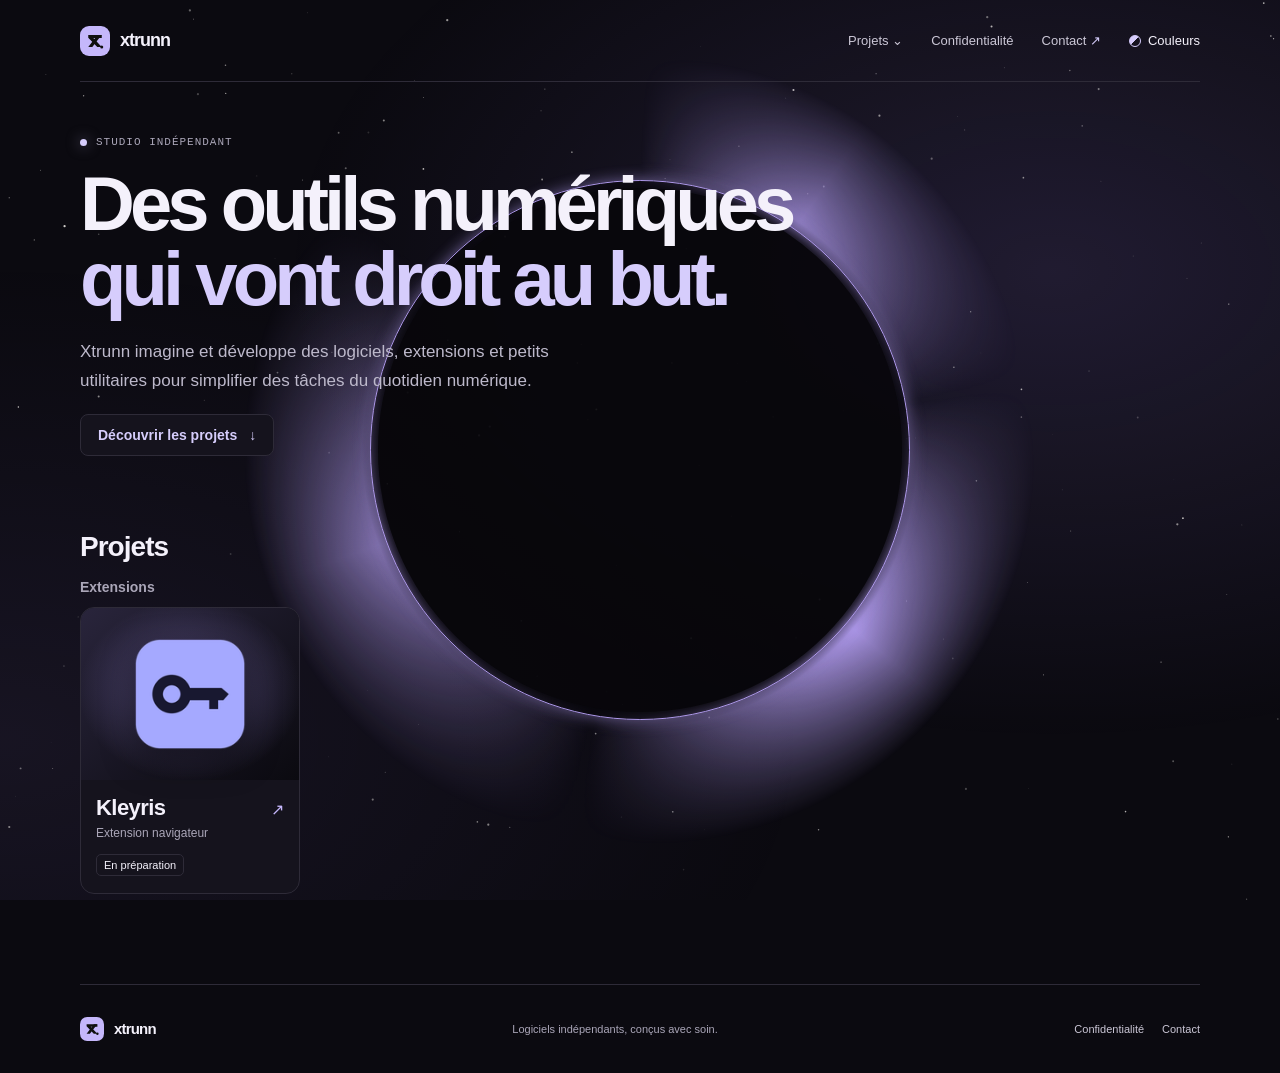
<file: index.html>
<!-- Généré par build_catalog.py. Modifier le catalogue ou les modèles. -->
<!doctype html>
<html lang="fr">
<head>
  <meta charset="utf-8">
  <meta name="viewport" content="width=device-width, initial-scale=1">
  <meta name="theme-color" content="#10110f">
  <meta name="description" content="Xtrunn crée des logiciels et outils numériques indépendants, utiles et simples à utiliser.">
  <title>Xtrunn — logiciels indépendants</title>
  <link rel="icon" href="assets/mark.svg" type="image/svg+xml">
  <link rel="stylesheet" href="assets/site.css">
  <script src="assets/appearance.js" defer></script>
  <script src="assets/portal.js" defer></script>
  <script src="assets/catalog.js" defer></script>
</head>
<body class="catalog-page">
  <div class="portal-scene hero-space" aria-hidden="true">
    <div class="black-hole">
      <div class="bh-disk"></div>
      <div class="bh-void"></div>
      <div class="bh-ring"></div>
    </div>
  </div>
  <div class="approach-screen">
  <header class="topbar wrap">
    <a class="wordmark" href="./" aria-label="Xtrunn, accueil"><img src="assets/mark.svg" alt="" width="30" height="30"><span>xtrunn</span></a>
    <nav aria-label="Navigation principale">
      <details class="nav-projects">
        <summary>Projets <span aria-hidden="true">⌄</span></summary>
        <div class="nav-projects-panel">
          <a href="#projets">Voir les projets</a>
          <a href="proposer.html">Proposer un projet</a>
        </div>
      </details>
      <a href="privacy.html">Confidentialité</a>
      <a class="nav-contact" href="https://github.com/Xtrunn/xtrunn-site/issues">Contact <span aria-hidden="true">↗</span></a>
    </nav>
  </header>

  <main>
    <section class="home-intro wrap">
      <p class="eyebrow"><span class="status-dot"></span> Studio indépendant</p>
      <h1>Des outils numériques<br><span>qui vont droit au but.</span></h1>
      <p class="hero-description">Xtrunn imagine et développe des logiciels, extensions et petits utilitaires pour simplifier des tâches du quotidien numérique.</p>
      <a class="text-link" href="#projets">Découvrir les projets <span aria-hidden="true">↓</span></a>
    </section>
    <section class="catalog wrap" id="projets" aria-labelledby="catalog-title">
      <div class="catalog-heading"><h2 id="catalog-title">Projets</h2></div>

      <section class="catalog-group" data-category="extension" aria-labelledby="category-extension">
        <h3 id="category-extension">Extensions</h3>
        <div class="project-grid">
          <a class="catalog-card" href="products/kleyris.html" style="--project-color: #a996f5">
            <div class="card-art"><img src="assets/projects/kleyris.png" width="112" height="112" alt=""></div>
            <div class="card-copy">
              <div class="card-title"><h4>Kleyris</h4><span aria-hidden="true">↗</span></div>
              <p>Extension navigateur</p>
              <span class="card-badge">En préparation</span>
            </div>
          </a>
        </div>
      </section>
    </section>
  </main>

  <footer class="footer wrap">
    <a class="wordmark footer-mark" href="./"><img src="assets/mark.svg" alt="" width="24" height="24"><span>xtrunn</span></a>
    <span>Logiciels indépendants, conçus avec soin.</span>
    <div><a href="privacy.html">Confidentialité</a><a href="https://github.com/Xtrunn/xtrunn-site/issues">Contact</a></div>
  </footer>
  </div>
</body>
</html>
</file>
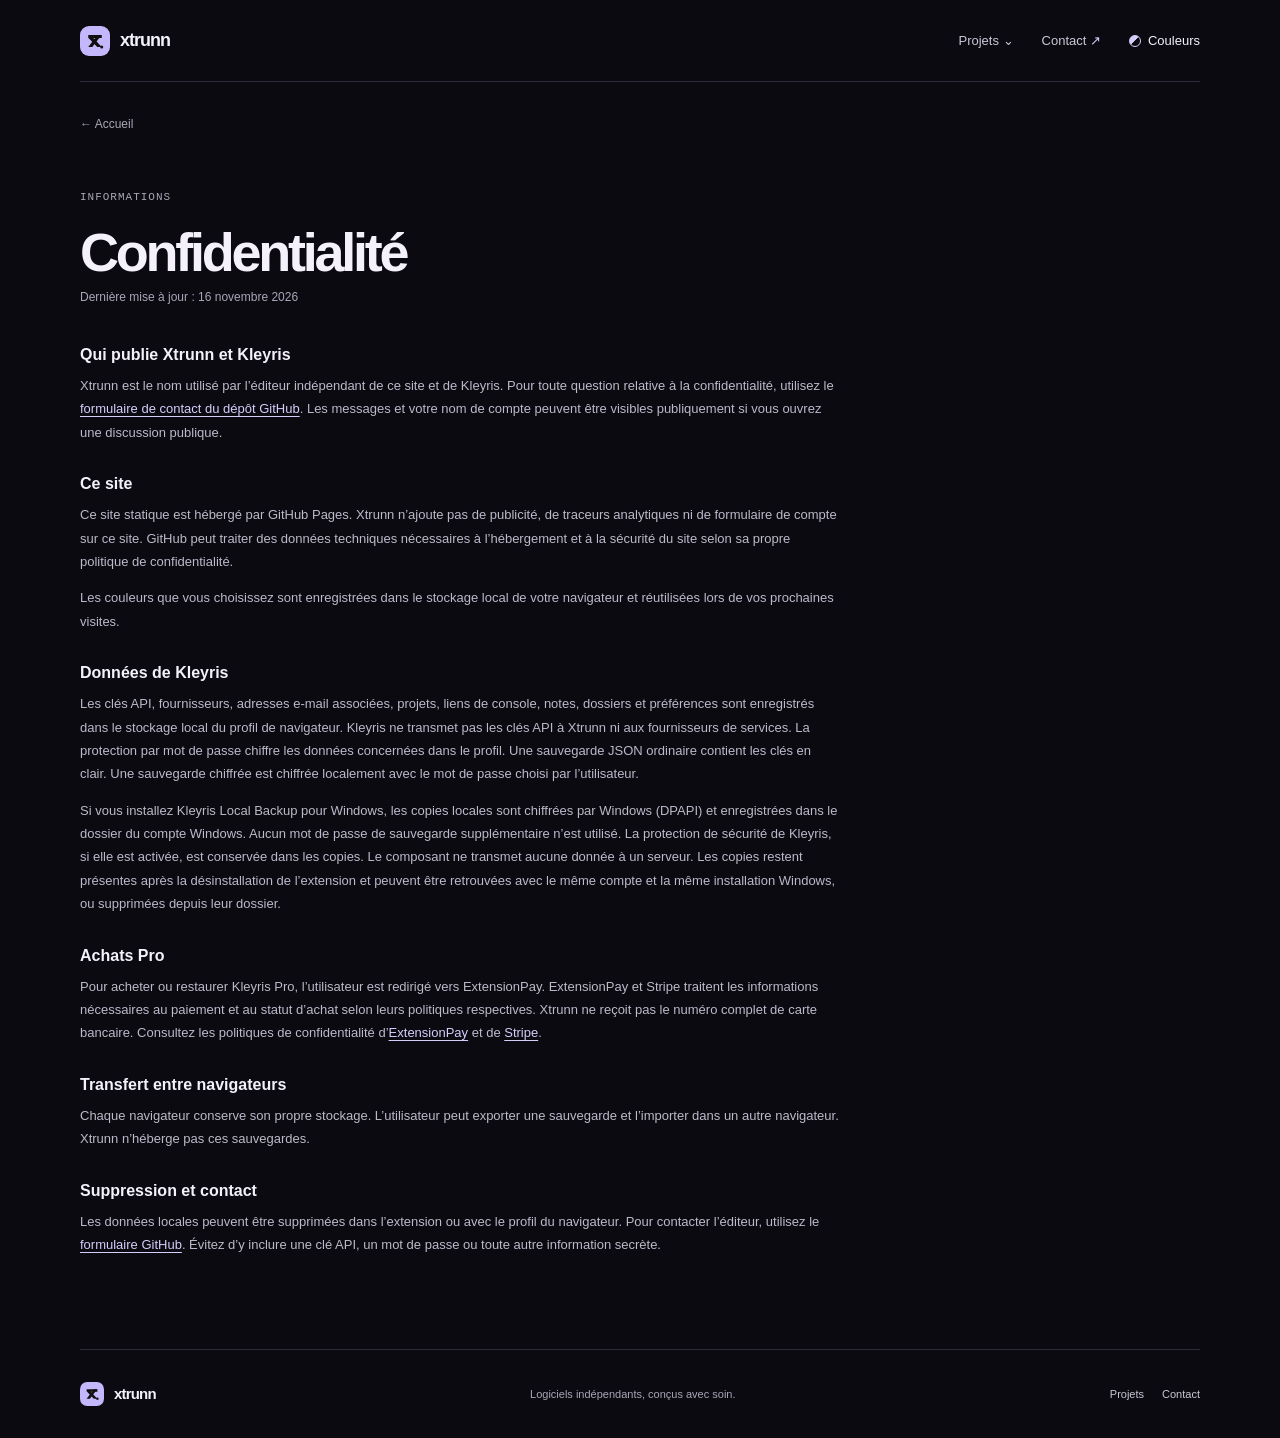
<file: privacy.html>
<!doctype html>
<html lang="fr">
<head>
  <meta charset="utf-8">
  <meta name="viewport" content="width=device-width, initial-scale=1">
  <meta name="theme-color" content="#10110f">
  <meta name="description" content="Politique de confidentialité du site Xtrunn et de l’extension Kleyris.">
  <title>Confidentialité — Xtrunn</title>
  <link rel="icon" href="assets/mark.svg" type="image/svg+xml">
  <link rel="stylesheet" href="assets/site.css">
  <script src="assets/appearance.js" defer></script>
  <script src="assets/portal.js" defer></script>
</head>
<body>
  <header class="topbar wrap">
    <a class="wordmark" href="./" aria-label="Xtrunn, accueil"><img src="assets/mark.svg" alt="" width="30" height="30"><span>xtrunn</span></a>
    <nav aria-label="Navigation principale"><details class="nav-projects">
        <summary>Projets <span aria-hidden="true">⌄</span></summary>
        <div class="nav-projects-panel">
          <a href="index.html#projets">Voir les projets</a>
          <a href="proposer.html">Proposer un projet</a>
        </div>
      </details><a class="nav-contact" href="https://github.com/Xtrunn/xtrunn-site/issues">Contact <span aria-hidden="true">↗</span></a></nav>
  </header>
  <main class="policy wrap">
    <a class="back-link" href="./">← Accueil</a>
    <p class="eyebrow">Informations</p>
    <h1>Confidentialité</h1>
    <p class="policy-date">Dernière mise à jour : 16 novembre 2026</p>
    <div class="policy-copy">
      <h2>Qui publie Xtrunn et Kleyris</h2>
      <p>Xtrunn est le nom utilisé par l’éditeur indépendant de ce site et de Kleyris. Pour toute question relative à la confidentialité, utilisez le <a href="https://github.com/Xtrunn/xtrunn-site/issues">formulaire de contact du dépôt GitHub</a>. Les messages et votre nom de compte peuvent être visibles publiquement si vous ouvrez une discussion publique.</p>
      <h2>Ce site</h2>
      <p>Ce site statique est hébergé par GitHub Pages. Xtrunn n’ajoute pas de publicité, de traceurs analytiques ni de formulaire de compte sur ce site. GitHub peut traiter des données techniques nécessaires à l’hébergement et à la sécurité du site selon sa propre politique de confidentialité.</p>
      <p>Les couleurs que vous choisissez sont enregistrées dans le stockage local de votre navigateur et réutilisées lors de vos prochaines visites.</p>
      <h2>Données de Kleyris</h2>
      <p>Les clés API, fournisseurs, adresses e-mail associées, projets, liens de console, notes, dossiers et préférences sont enregistrés dans le stockage local du profil de navigateur. Kleyris ne transmet pas les clés API à Xtrunn ni aux fournisseurs de services. La protection par mot de passe chiffre les données concernées dans le profil. Une sauvegarde JSON ordinaire contient les clés en clair. Une sauvegarde chiffrée est chiffrée localement avec le mot de passe choisi par l’utilisateur.</p>
      <p>Si vous installez Kleyris Local Backup pour Windows, les copies locales sont chiffrées par Windows (DPAPI) et enregistrées dans le dossier du compte Windows. Aucun mot de passe de sauvegarde supplémentaire n’est utilisé. La protection de sécurité de Kleyris, si elle est activée, est conservée dans les copies. Le composant ne transmet aucune donnée à un serveur. Les copies restent présentes après la désinstallation de l’extension et peuvent être retrouvées avec le même compte et la même installation Windows, ou supprimées depuis leur dossier.</p>
      <h2>Achats Pro</h2>
      <p>Pour acheter ou restaurer Kleyris Pro, l’utilisateur est redirigé vers ExtensionPay. ExtensionPay et Stripe traitent les informations nécessaires au paiement et au statut d’achat selon leurs politiques respectives. Xtrunn ne reçoit pas le numéro complet de carte bancaire. Consultez les politiques de confidentialité d’<a href="https://extensionpay.com/">ExtensionPay</a> et de <a href="https://stripe.com/privacy">Stripe</a>.</p>
      <h2>Transfert entre navigateurs</h2>
      <p>Chaque navigateur conserve son propre stockage. L’utilisateur peut exporter une sauvegarde et l’importer dans un autre navigateur. Xtrunn n’héberge pas ces sauvegardes.</p>
      <h2>Suppression et contact</h2>
      <p>Les données locales peuvent être supprimées dans l’extension ou avec le profil du navigateur. Pour contacter l’éditeur, utilisez le <a href="https://github.com/Xtrunn/xtrunn-site/issues">formulaire GitHub</a>. Évitez d’y inclure une clé API, un mot de passe ou toute autre information secrète.</p>
    </div>
  </main>
  <footer class="footer wrap"><a class="wordmark footer-mark" href="./"><img src="assets/mark.svg" alt="" width="24" height="24"><span>xtrunn</span></a><span>Logiciels indépendants, conçus avec soin.</span><div><a href="index.html#projets">Projets</a><a href="https://github.com/Xtrunn/xtrunn-site/issues">Contact</a></div></footer>
</body>
</html>
</file>
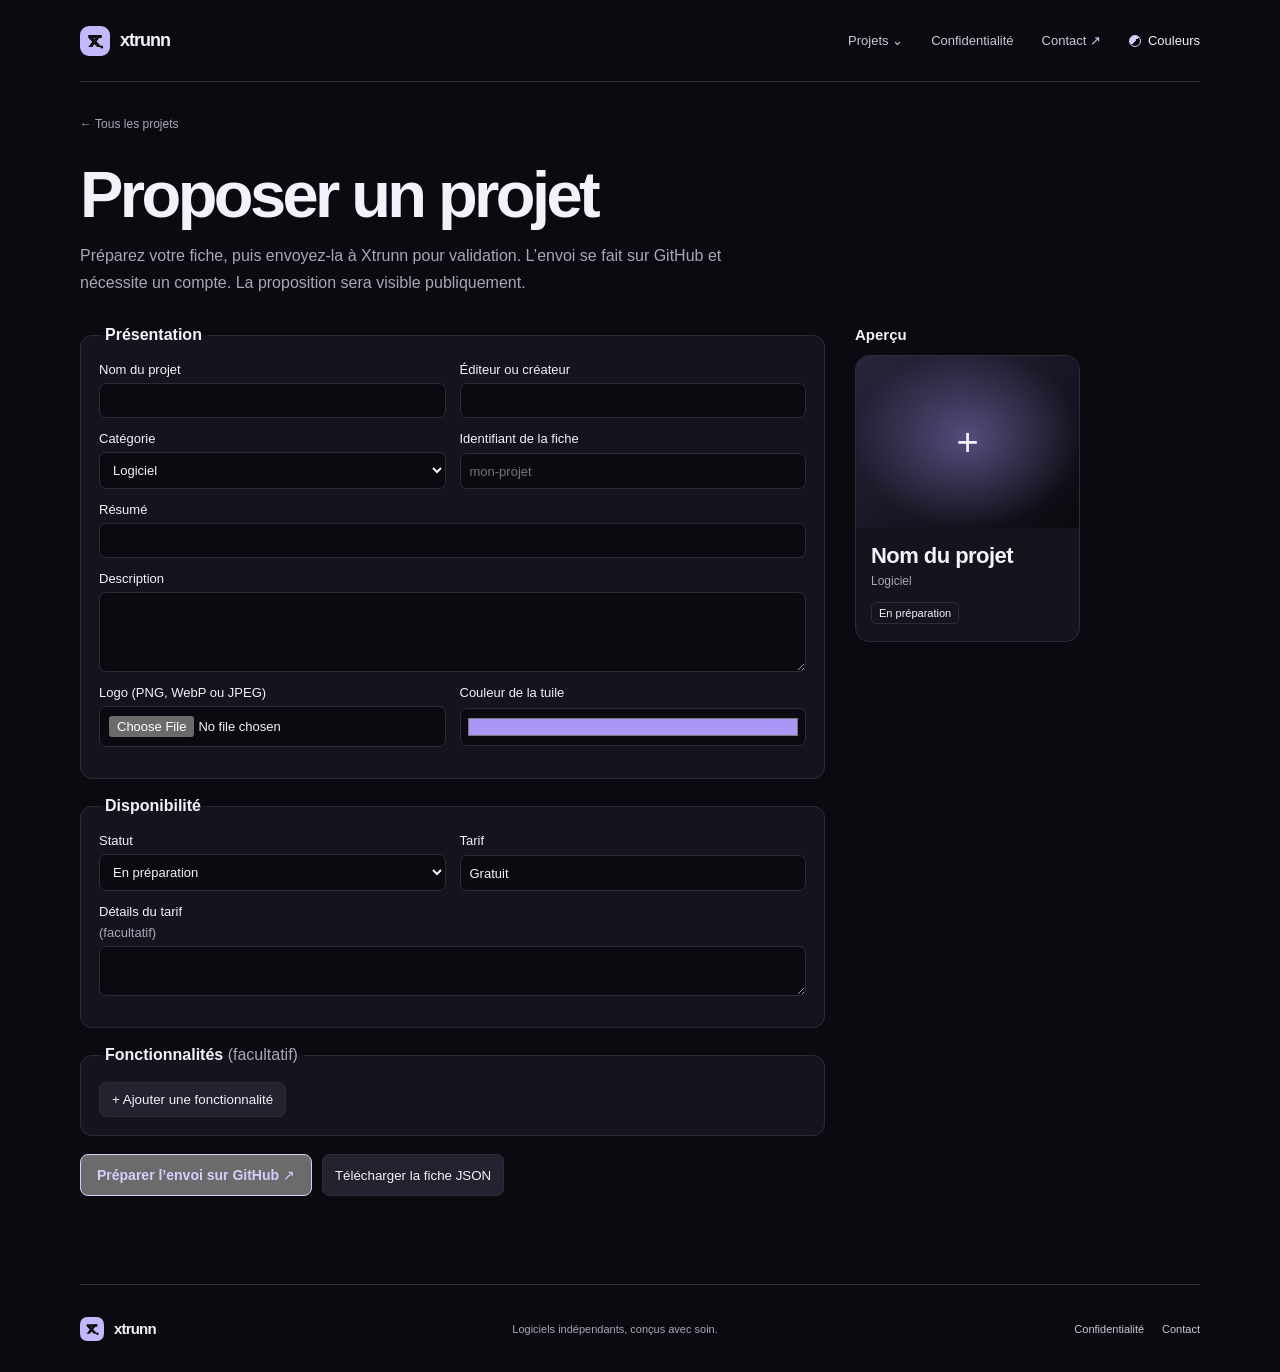
<file: proposer.html>
<!doctype html>
<html lang="fr">
<head>
  <meta charset="utf-8">
  <meta name="viewport" content="width=device-width, initial-scale=1">
  <meta name="theme-color" content="#10110f">
  <meta name="description" content="Xtrunn crée des logiciels et outils numériques indépendants, utiles et simples à utiliser.">
  <title>Proposer un projet — Xtrunn</title>
  <link rel="icon" href="assets/mark.svg" type="image/svg+xml">
  <link rel="stylesheet" href="assets/site.css">
  <script src="assets/appearance.js" defer></script>
  <script src="assets/portal.js" defer></script>
  <script src="assets/submission.js" defer></script>
</head>
<body>
  <header class="topbar wrap">
    <a class="wordmark" href="./" aria-label="Xtrunn, accueil"><img src="assets/mark.svg" alt="" width="30" height="30"><span>xtrunn</span></a>
    <nav aria-label="Navigation principale">
      <details class="nav-projects">
        <summary>Projets <span aria-hidden="true">⌄</span></summary>
        <div class="nav-projects-panel">
          <a href="index.html#projets">Voir les projets</a>
          <a href="proposer.html">Proposer un projet</a>
        </div>
      </details>
      <a href="privacy.html">Confidentialité</a>
      <a class="nav-contact" href="https://github.com/Xtrunn/xtrunn-site/issues">Contact <span aria-hidden="true">↗</span></a>
    </nav>
  </header>

  <main class="submission wrap">
    <a class="back-link" href="index.html#projets">← Tous les projets</a>
    <h1>Proposer un projet</h1>
    <p>Préparez votre fiche, puis envoyez-la à Xtrunn pour validation. L’envoi se fait sur GitHub et nécessite un compte. La proposition sera visible publiquement.</p>
    <div class="submission-layout">
      <form id="project-form">
        <fieldset>
          <legend>Présentation</legend>
          <div class="form-columns">
            <label>Nom du projet<input name="name" required maxlength="60"></label>
            <label>Éditeur ou créateur<input name="publisher" required maxlength="60"></label>
            <label>Catégorie<select name="category">
              <option value="software">Logiciel</option><option value="extension">Extension navigateur</option>
              <option value="utility">Utilitaire</option><option value="game">Jeu</option>
              <option value="app">Application</option><option value="other">Autre</option>
            </select></label>
            <label>Identifiant de la fiche<input name="slug" required pattern="[a-z0-9]+(-[a-z0-9]+)*" maxlength="60" title="Lettres minuscules, chiffres et tirets" placeholder="mon-projet"></label>
          </div>
          <label>Résumé<input name="summary" required maxlength="140"></label>
          <label>Description<textarea name="description" required maxlength="3000" rows="4"></textarea></label>
          <div class="form-columns">
            <label>Logo (PNG, WebP ou JPEG)<input name="logo" type="file" required accept=".png,.webp,.jpg,.jpeg"></label>
            <label>Couleur de la tuile<input name="color" type="color" value="#a996f5"></label>
          </div>
        </fieldset>
        <fieldset>
          <legend>Disponibilité</legend>
          <div class="form-columns">
            <label>Statut<select name="status"><option value="upcoming">En préparation</option><option value="available">Disponible</option></select></label>
            <label>Tarif<input name="pricing" required value="Gratuit" maxlength="60"></label>
          </div>
          <label>Détails du tarif <span>(facultatif)</span><textarea name="pricingDetails" maxlength="600" rows="2"></textarea></label>
          <div id="download-fields" hidden>
            <div id="download-list"></div>
            <button type="button" class="form-secondary" id="add-download">+ Ajouter un lien</button>
          </div>
        </fieldset>
        <fieldset>
          <legend>Fonctionnalités <span>(facultatif)</span></legend>
          <div id="feature-list"></div>
          <button type="button" class="form-secondary" id="add-feature">+ Ajouter une fonctionnalité</button>
        </fieldset>
        <div class="submission-actions">
          <button type="submit" class="download-button" value="submit">Préparer l’envoi sur GitHub ↗</button>
          <button type="submit" class="form-secondary" value="export">Télécharger la fiche JSON</button>
        </div>
        <p id="submission-status" role="status"></p>
      </form>

      <aside class="submission-preview" aria-labelledby="preview-heading">
        <h2 id="preview-heading">Aperçu</h2>
        <article class="catalog-card preview-card">
          <div class="card-art"><img id="preview-logo" hidden alt=""><span id="preview-placeholder" aria-hidden="true">+</span></div>
          <div class="card-copy">
            <div class="card-title"><h2 id="preview-name">Nom du projet</h2></div>
            <p id="preview-category">Logiciel</p>
            <span class="card-badge" id="preview-status">En préparation</span>
          </div>
        </article>
        <p id="preview-summary"></p>
      </aside>
    </div>
  </main>
  <footer class="footer wrap">
    <a class="wordmark footer-mark" href="./"><img src="assets/mark.svg" alt="" width="24" height="24"><span>xtrunn</span></a>
    <span>Logiciels indépendants, conçus avec soin.</span>
    <div><a href="privacy.html">Confidentialité</a><a href="https://github.com/Xtrunn/xtrunn-site/issues">Contact</a></div>
  </footer>
</body>
</html>
</file>
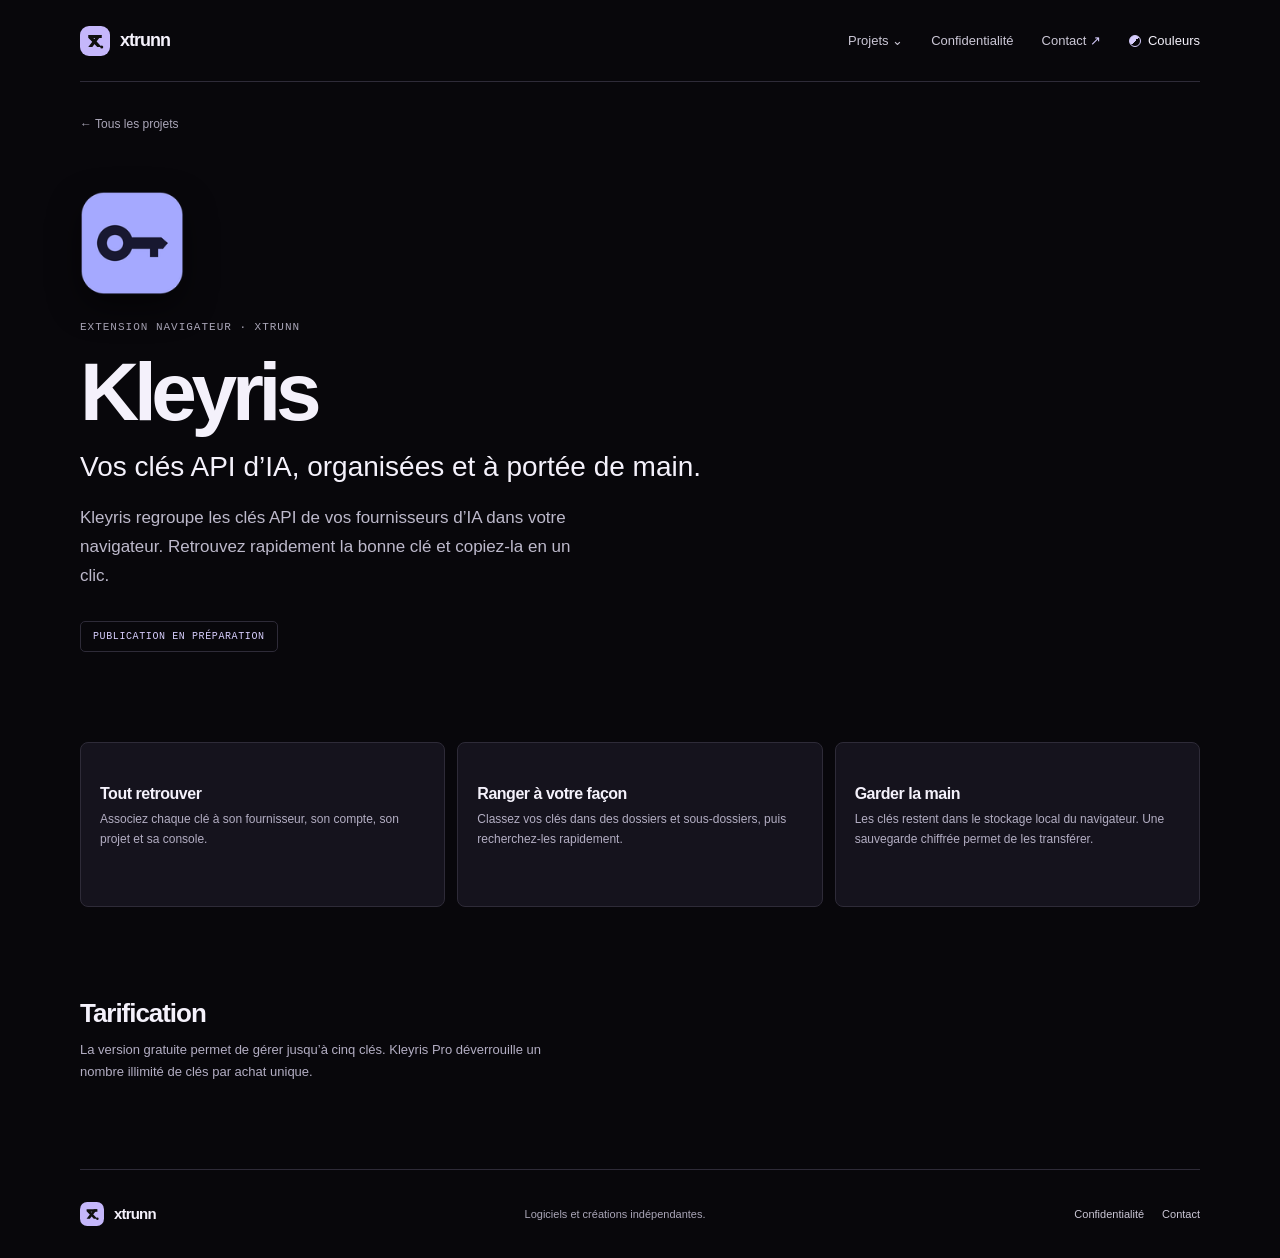
<file: products/kleyris.html>
<!-- Généré par build_catalog.py. Modifier le catalogue ou les modèles. -->
<!doctype html>
<html lang="fr">
<head>
  <meta charset="utf-8">
  <meta name="viewport" content="width=device-width, initial-scale=1">
  <meta name="theme-color" content="#10110f">
  <meta name="description" content="Vos clés API d’IA, organisées et à portée de main.">
  <title>Kleyris — Xtrunn</title>
  <link rel="icon" href="../assets/mark.svg" type="image/svg+xml">
  <link rel="stylesheet" href="../assets/site.css">
  <script src="../assets/appearance.js" defer></script>
  <script src="../assets/portal.js" defer></script>
</head>
<body class="project-page">
  <header class="topbar wrap">
    <a class="wordmark" href="../" aria-label="Xtrunn, accueil"><img src="../assets/mark.svg" alt="" width="30" height="30"><span>xtrunn</span></a>
    <nav aria-label="Navigation principale">
      <details class="nav-projects">
        <summary>Projets <span aria-hidden="true">⌄</span></summary>
        <div class="nav-projects-panel">
          <a href="../#projets">Voir les projets</a>
          <a href="../proposer.html">Proposer un projet</a>
        </div>
      </details>
      <a href="../privacy.html">Confidentialité</a>
      <a class="nav-contact" href="https://github.com/Xtrunn/xtrunn-site/issues">Contact <span aria-hidden="true">↗</span></a>
    </nav>
  </header>
  <main class="product-page wrap">
    <a class="back-link" href="../#projets">← Tous les projets</a>
    <section class="product-hero" style="--project-color: #a996f5">
      <img class="product-icon" src="../assets/projects/kleyris.png" width="104" height="104" alt="">
      <p class="eyebrow">Extension navigateur · Xtrunn</p>
      <h1>Kleyris</h1>
      <p class="product-summary">Vos clés API d’IA, organisées et à portée de main.</p>
      <p class="hero-description">Kleyris regroupe les clés API de vos fournisseurs d’IA dans votre navigateur. Retrouvez rapidement la bonne clé et copiez-la en un clic.</p>
      <p class="coming-soon">Publication en préparation</p>
    </section>
    <section class="feature-grid" aria-label="Fonctionnalités">
      <article><h2>Tout retrouver</h2><p>Associez chaque clé à son fournisseur, son compte, son projet et sa console.</p></article>
      <article><h2>Ranger à votre façon</h2><p>Classez vos clés dans des dossiers et sous-dossiers, puis recherchez-les rapidement.</p></article>
      <article><h2>Garder la main</h2><p>Les clés restent dans le stockage local du navigateur. Une sauvegarde chiffrée permet de les transférer.</p></article>
    </section>
    <section class="product-details"><div><h2>Tarification</h2><p>La version gratuite permet de gérer jusqu’à cinq clés. Kleyris Pro déverrouille un nombre illimité de clés par achat unique.</p></div></section>
  </main>
  <footer class="footer wrap">
    <a class="wordmark footer-mark" href="../"><img src="../assets/mark.svg" alt="" width="24" height="24"><span>xtrunn</span></a>
    <span>Logiciels et créations indépendantes.</span>
    <div><a href="../privacy.html">Confidentialité</a><a href="https://github.com/Xtrunn/xtrunn-site/issues">Contact</a></div>
  </footer>
</body>
</html>
</file>
<file: assets/site.css>
:root {
  color-scheme: dark;
  --ink: #f4f1fb;
  --muted: #aaa6b8;
  --accent-color: #c5b7fb;
  --hole-color: #a88afe;
  --acid: color-mix(in srgb, var(--accent-color) 70%, #fff);
  --bg: #0b0a10;
  --line: color-mix(in srgb, var(--acid) 17%, var(--bg));
  --surface: #15131d;
  --surface-hi: color-mix(in srgb, var(--acid) 8%, var(--surface));
  font-family: "Segoe UI", Arial, sans-serif;
  font-synthesis: none;
  text-rendering: optimizeLegibility;
}
* { box-sizing: border-box; }
html { scroll-behavior: smooth; }
body { margin: 0; background: var(--bg); color: var(--ink); }
a { color: inherit; text-decoration: none; }
a:focus-visible { outline: 2px solid var(--acid); outline-offset: 4px; }
.wrap { width: min(1120px, calc(100% - 48px)); margin-inline: auto; }
.topbar { min-height: 82px; display: flex; align-items: center; justify-content: space-between; border-bottom: 1px solid var(--line); }
.wordmark { display: inline-flex; align-items: center; gap: 10px; font-size: 18px; font-weight: 700; letter-spacing: -.055em; }
.wordmark img { display: block; }
.topbar nav, .footer > div { display: flex; align-items: center; gap: 28px; color: #cbc7d6; font-size: 13px; }
.topbar nav a, .footer a { transition: color .18s ease; }
.topbar nav a:hover, .footer a:hover { color: var(--acid); }
.nav-contact span { color: var(--acid); }
.eyebrow { display: flex; align-items: center; gap: 9px; margin: 0 0 18px; color: var(--muted); font: 11px ui-monospace, Consolas, monospace; letter-spacing: .09em; text-transform: uppercase; }
.status-dot { width: 7px; height: 7px; border-radius: 50%; background: var(--acid); box-shadow: 0 0 14px color-mix(in srgb, var(--acid) 50%, transparent); }
h1, h2, h3, p { margin-top: 0; }
.product-hero h1 { margin-bottom: 22px; font-size: clamp(44px, 6.2vw, 76px); line-height: .99; letter-spacing: -.065em; font-weight: 600; }
h1 span { color: var(--acid); }
.hero-description { max-width: 500px; color: #bdb9cb; font-size: 17px; line-height: 1.7; }
.space-background {
  position: fixed;
  inset: 0;
  overflow: hidden;
  z-index: -1;
  pointer-events: none;
}
body { isolation: isolate; }
.space-background::before {
  content: "";
  position: absolute;
  inset: -12%;
  background:
    radial-gradient(ellipse at 76% 34%, color-mix(in srgb, var(--hole-color) 14%, transparent), transparent 45%),
    radial-gradient(ellipse at 10% 76%, color-mix(in srgb, var(--hole-color) 8%, transparent), transparent 40%);
  animation: nebula-drift 90s ease-in-out infinite alternate;
}
.space-background canvas { position: relative; display: block; width: 100%; height: 100%; }
@keyframes nebula-drift { to { transform: rotate(5deg) scale(1.08); } }
.hero-space { display: grid; place-items: center; min-width: 0; pointer-events: none; }
.black-hole {
  position: relative;
  width: min(114%, 505px);
  aspect-ratio: 1;
  opacity: .92;
  --halo: color-mix(in srgb, var(--hole-color) 78%, #fff);
}
.bh-disk, .bh-void, .bh-ring { position: absolute; border-radius: 50%; }
.bh-disk {
  inset: 0;
  background: conic-gradient(
    transparent 0deg, color-mix(in srgb, var(--halo) 78%, transparent) 35deg,
    transparent 80deg, var(--halo) 130deg, transparent 190deg,
    color-mix(in srgb, var(--halo) 70%, transparent) 250deg, transparent 310deg
  );
  mask-image: radial-gradient(circle closest-side, transparent 58%, #000 70%, transparent 100%);
  animation: disk-spin 14s linear infinite;
}
.bh-void { inset: 17%; background: #08070b; box-shadow: 0 0 14px 5px #08070b; }
.bh-ring {
  inset: 16%;
  border: 1px solid var(--halo);
  box-shadow: 0 0 15px color-mix(in srgb, var(--halo) 60%, transparent);
}
@keyframes disk-spin { to { transform: rotate(360deg); } }
.appearance { position: relative; z-index: 2; }
.appearance summary {
  display: flex;
  align-items: center;
  gap: 7px;
  min-height: 32px;
  cursor: pointer;
  list-style: none;
  color: var(--ink);
}
.appearance summary::-webkit-details-marker { display: none; }
.appearance-icon {
  display: inline-block;
  flex: 0 0 12px;
  width: 12px;
  height: 12px;
  border-radius: 50%;
  border: 1px solid var(--acid);
  background: linear-gradient(135deg, var(--acid) 50%, transparent 50%);
}
.appearance-panel {
  position: absolute;
  top: calc(100% + 9px);
  right: 0;
  width: 254px;
  max-width: calc(100vw - 28px);
  padding: 15px;
  border: 1px solid var(--line);
  border-radius: 12px;
  box-shadow: 0 14px 36px #0009;
  background: var(--surface);
}
.appearance-panel fieldset { min-width: 0; margin: 0; padding: 0; border: 0; }
.appearance-panel fieldset + fieldset { margin-top: 16px; }
.appearance-panel legend { padding: 0; color: var(--ink); font-size: 12px; }
.swatches { display: flex; flex-wrap: wrap; gap: 6px; margin: 8px 0; }
.swatches button {
  width: 19px;
  height: 22px;
  padding: 0;
  border: 1px solid var(--line);
  border-radius: 6px;
  background: var(--swatch);
  cursor: pointer;
}
.swatches button[aria-pressed="true"] { outline: 1px solid var(--ink); outline-offset: 1px; }
.appearance :focus-visible { outline: 2px solid var(--acid); outline-offset: 3px; }
.custom-color { display: flex; align-items: center; justify-content: space-between; font-size: 12px; }
.custom-color input { width: 34px; height: 25px; padding: 1px; border: 1px solid var(--line); background: var(--bg); cursor: pointer; }
.footer { display: flex; align-items: center; justify-content: space-between; min-height: 88px; border-top: 1px solid var(--line); color: var(--muted); font-size: 11px; }
.footer-mark { color: var(--ink); font-size: 15px; }
.footer > div { gap: 18px; font-size: 11px; }
.product-page { min-height: calc(100vh - 170px); }
.back-link { display: inline-block; margin: 35px 0 60px; color: var(--muted); font-size: 12px; }
.back-link:hover { color: var(--acid); }
.product-hero { max-width: 760px; padding-bottom: 70px; }
.product-hero h1 { font-size: clamp(48px, 7vw, 82px); }
.coming-soon { display: inline-flex; margin-top: 13px; padding: 9px 12px; border: 1px solid var(--line); border-radius: 5px; color: var(--acid); font: 10px ui-monospace, Consolas, monospace; text-transform: uppercase; letter-spacing: .06em; }
.feature-grid { display: grid; grid-template-columns: repeat(3,1fr); gap: 12px; padding-block: 10px 66px; }
.feature-grid article { min-height: 165px; padding: 19px; border: 1px solid var(--line); border-radius: 8px; background: var(--surface); }
.feature-grid h2 { margin: 23px 0 7px; font-size: 16px; letter-spacing: -.03em; }
.feature-grid p { margin: 0; color: #b3aec3; font-size: 12px; line-height: 1.65; }
.product-details { display: grid; grid-template-columns: 1fr; padding-block: 25px 86px; }
.product-details h2 { margin-bottom: 10px; font-size: 26px; letter-spacing: -.04em; }
.product-details p:not(.eyebrow) { max-width: 480px; margin-bottom: 0; color: #b3aec3; font-size: 13px; line-height: 1.7; }
.policy { min-height: calc(100vh - 170px); padding-bottom: 80px; }
.policy .back-link { margin-bottom: 60px; }
.policy h1 { margin-bottom: 7px; font-size: 54px; letter-spacing: -.06em; }
.policy-date { color: var(--muted); font-size: 12px; }
.policy-copy { max-width: 760px; margin-top: 42px; }
.policy-copy h2 { margin: 31px 0 10px; font-size: 16px; }
.policy-copy p { color: #bdb9cb; font-size: 13px; line-height: 1.8; }
.policy-copy a { color: var(--acid); text-decoration: underline; text-underline-offset: 3px; }
@media (max-width: 720px) {
  .wrap { width: min(100% - 36px, 560px); }
  .topbar { min-height: 70px; }
  .topbar nav { gap: 15px; font-size: 11px; }
  .hero-space { width: min(100%, 360px); margin-inline: auto; }
  .black-hole { width: 100%; }
  .footer { flex-wrap: wrap; gap: 11px 20px; padding-block: 18px; }
  .footer > span { order: 3; flex-basis: 100%; }
  .feature-grid { grid-template-columns: 1fr; }
  .feature-grid article { min-height: 130px; }
  .product-details { grid-template-columns: 1fr; gap: 24px; }
  .back-link { margin: 28px 0 44px; }
}
@media (max-width: 390px) {
  .wrap { width: calc(100% - 28px); }
  .topbar nav { gap: 11px; font-size: 10px; }
  .wordmark { gap: 7px; font-size: 16px; }
}

@media (max-width: 420px) {
  .appearance summary span:last-child { position: absolute; width: 1px; height: 1px; overflow: hidden; clip-path: inset(50%); }
  .appearance summary { padding-inline: 6px; }
}
@media (prefers-reduced-motion: reduce) {
  html { scroll-behavior: auto; }
  .space-background::before, .bh-disk { animation: none; }
}

.catalog { min-height: calc(100svh - 170px); padding-block: clamp(42px, 8vw, 100px) 90px; }
.catalog-heading { position: relative; z-index: 1; }
.product-summary { line-height: 1.5; }
.project-grid { display: grid; grid-template-columns: repeat(auto-fill, minmax(min(100%, 190px), 1fr)); gap: 16px; position: relative; z-index: 1; }
.catalog-card {
  display: block;
  overflow: hidden;
  border: 1px solid var(--line);
  border-radius: 14px;
  background: var(--surface);
  transition: transform .2s ease, border-color .2s ease, background .2s ease;
}
.catalog-card:hover, .catalog-card:focus-visible { transform: translateY(-5px); border-color: var(--project-color); background: var(--surface-hi); }
.card-art {
  display: grid;
  place-items: center;
  height: clamp(128px, 18vw, 172px);
  background:
    radial-gradient(ellipse at 50% 48%, color-mix(in srgb, var(--project-color) 42%, transparent), transparent 72%),
    linear-gradient(140deg, color-mix(in srgb, var(--project-color) 19%, var(--bg)), var(--bg));
}
.card-art img, .product-icon { display: block; object-fit: contain; filter: drop-shadow(0 12px 16px #0008); }
.card-art img { width: clamp(65px, 11vw, 112px); height: auto; }
.card-copy { padding: 15px 15px 17px; }
.card-title { display: flex; align-items: baseline; justify-content: space-between; gap: 8px; }
.card-title :is(h2, h4) { margin: 0; font-size: clamp(16px, 3vw, 22px); letter-spacing: -.025em; overflow-wrap: anywhere; }
.card-title span { color: var(--accent-color); }
.card-copy p { margin: 5px 0 14px; font-size: 12px; color: var(--muted); }
.card-badge { display: inline-block; padding: 4px 7px; border: 1px solid var(--line); border-radius: 5px; font-size: 11px; color: var(--ink); }
.product-icon { margin-bottom: 26px; max-width: 100%; }
.product-summary { margin: -8px 0 16px; font-size: clamp(20px, 4vw, 28px); color: var(--ink); }
.download-actions { display: flex; flex-wrap: wrap; gap: 10px; margin-top: 22px; }
.download-button { padding: 12px 16px; border: 1px solid var(--acid); border-radius: 8px; color: var(--acid); font-weight: 600; font-size: 14px; }
.download-button:hover { background: var(--surface-hi); }

@media (max-width: 720px) {
  .catalog { position: relative; padding-bottom: 65px; }
  .project-grid { grid-template-columns: repeat(2, minmax(0, 1fr)); gap: 12px; }
  .card-copy { padding: 12px; }
}
@media (prefers-reduced-motion: reduce) {
  .catalog-card { transition: none; }
  .catalog-card:hover, .catalog-card:focus-visible { transform: none; }
}

.approach-screen { position: relative; z-index: 1; }
.portal-scene {
  position: fixed;
  inset: 0;
  width: 100%;
  margin: 0;
  overflow: hidden;
  pointer-events: none;
}
.portal-scene .black-hole { width: min(max(62vh, 62vw), 1100px); }
.catalog-page .black-hole { --halo: color-mix(in srgb, var(--hole-color) 76%, #fff); }
.catalog-page .bh-void { background: #08070b; }
.home-intro { display: grid; justify-items: start; padding-block: clamp(40px, 6svh, 76px) clamp(35px, 7svh, 85px); }
.home-intro h1 { margin: 0 0 22px; font-size: clamp(42px, 6.2vw, 76px); line-height: .99; letter-spacing: -.065em; font-weight: 600; }
.home-intro .hero-description { margin-bottom: 18px; }
.text-link { display: inline-flex; gap: 12px; align-items: center; padding: 12px 17px; border: 1px solid var(--line); border-radius: 8px; background: var(--surface); color: var(--acid); font-weight: 600; font-size: 14px; }
.text-link:hover { border-color: var(--acid); }
.catalog { min-height: 0; padding-block: 12px 90px; scroll-margin-top: 25px; }
.catalog-heading h2 { margin: 0 0 16px; font-size: clamp(22px, 3vw, 28px); letter-spacing: -.035em; }
.catalog-group h3 { margin: 0 0 12px; color: var(--muted); font-size: 14px; font-weight: 600; }
.catalog-group + .catalog-group { margin-top: 30px; }
.catalog-group[hidden] + .catalog-group { margin-top: 0; }
.catalog-filters { display: flex; flex-wrap: wrap; gap: 8px; margin-bottom: 20px; }
.catalog-filters[hidden] { display: none; }
.catalog-filters button {
  padding: 7px 12px;
  border: 1px solid var(--line);
  border-radius: 7px;
  background: var(--surface);
  color: var(--ink);
  font: inherit;
  font-size: 13px;
  cursor: pointer;
}
.catalog-filters button:is(:hover, :focus-visible, [aria-pressed="true"]) { border-color: var(--acid); color: var(--acid); }
.project-grid { grid-template-columns: repeat(auto-fill, minmax(min(100%, 180px), 220px)); }
.project-page { background: #08070b; }
.project-page .product-page { animation: emerge .65s cubic-bezier(.2,.8,.3,1) both; }
@keyframes emerge { from { opacity: 0; transform: scale(.96); } to { opacity: 1; transform: scale(1); } }
.nav-projects { position: relative; z-index: 3; }
.nav-projects summary { cursor: pointer; list-style: none; white-space: nowrap; }
.nav-projects summary::-webkit-details-marker { display: none; }
.nav-projects summary:hover { color: var(--acid); }
.nav-projects-panel { position: absolute; top: calc(100% + 12px); left: 0; display: grid; gap: 2px; min-width: 155px; padding: 5px; background: var(--surface); border: 1px solid var(--line); border-radius: 8px; box-shadow: 0 8px 24px #0008; }
.nav-projects-panel a { padding: 9px; border-radius: 5px; }
.nav-projects-panel a:hover { background: var(--surface-hi); }
@media (max-width: 720px) {
  .portal-scene .black-hole { width: max(71vw, 57svh); }
  .home-intro { padding-block: 40px 36px; }
  .project-grid { grid-template-columns: repeat(2, minmax(0, 1fr)); }
}
@media (prefers-reduced-motion: reduce) {
  .project-page .product-page { animation: none; }
}

.submission { padding-bottom: 75px; }
.submission .back-link { margin-bottom: 30px; }
.submission h1 { margin: 0 0 14px; font-size: clamp(39px, 6vw, 65px); letter-spacing: -.055em; line-height: 1.05; }
.submission > p { max-width: 650px; color: var(--muted); line-height: 1.65; }
.submission-layout { display: grid; grid-template-columns: minmax(0, 1fr) 225px; gap: 30px; max-width: 1000px; margin-top: 30px; }
.submission form { min-width: 0; }
.submission fieldset { min-width: 0; margin: 0 0 18px; padding: 18px; border: 1px solid var(--line); border-radius: 12px; background: var(--surface); }
.submission legend { padding: 0 6px; font-weight: 600; }
.submission legend span, .submission label span { color: var(--muted); font-weight: 400; }
.form-columns, .submission-row { display: grid; grid-template-columns: repeat(2, minmax(0, 1fr)); gap: 0 14px; }
.submission label { display: grid; gap: 6px; margin-bottom: 13px; font-size: 13px; }
.submission :is(input, select, textarea) { width: 100%; min-width: 0; padding: 9px; color: var(--ink); font: inherit; background: var(--bg); border: 1px solid var(--line); border-radius: 7px; }
.submission input[type="color"] { min-height: 38px; padding: 5px; }
.submission textarea { resize: vertical; }
.submission button { font-family: inherit; cursor: pointer; }
.submission :focus-visible, .nav-projects summary:focus-visible { outline: 2px solid var(--acid); outline-offset: 3px; }
.form-secondary { padding: 9px 12px; color: var(--ink); background: var(--surface-hi); border: 1px solid var(--line); border-radius: 7px; }
.submission-row { margin-bottom: 12px; padding: 12px; border: 1px solid var(--line); border-radius: 7px; }
.submission-row button { grid-column: 1 / -1; justify-self: end; }
.submission-actions { display: flex; flex-wrap: wrap; gap: 10px; }
#submission-status { margin-top: 12px; font-size: 13px; line-height: 1.6; color: var(--muted); }
.submission-preview { align-self: start; position: sticky; top: 20px; }
.submission-preview > h2 { font-size: 15px; }
.preview-card { --project-color: #a996f5; }
.preview-card:hover { transform: none; }
.preview-card [hidden] { display: none; }
#preview-placeholder { color: var(--ink); font-size: 38px; }
#preview-summary { margin-top: 12px; color: var(--muted); font-size: 13px; overflow-wrap: anywhere; }
@media (max-width: 700px) {
  .submission-layout { display: flex; flex-direction: column; }
  .submission-preview { order: -1; position: static; width: min(100%, 225px); }
}
@media (max-width: 450px) {
  .form-columns, .submission-row { grid-template-columns: 1fr; }
}
</file>
